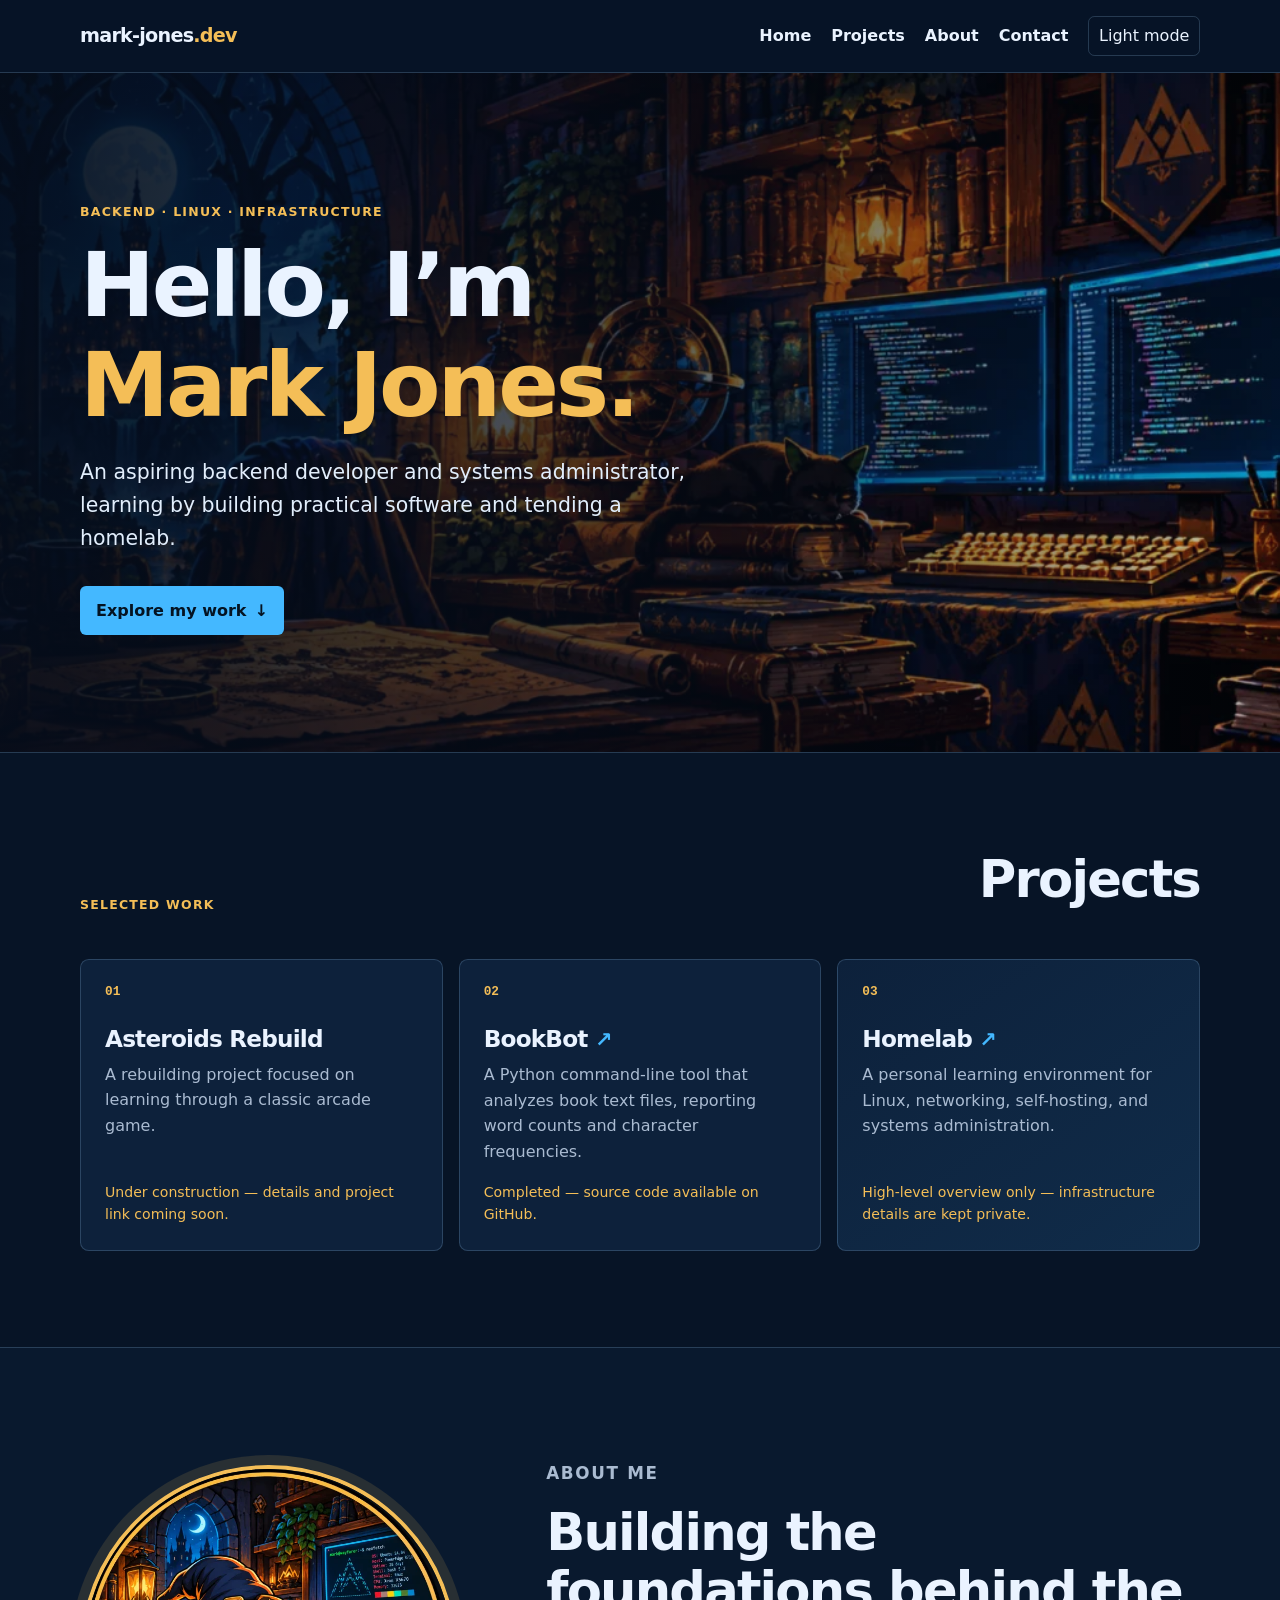
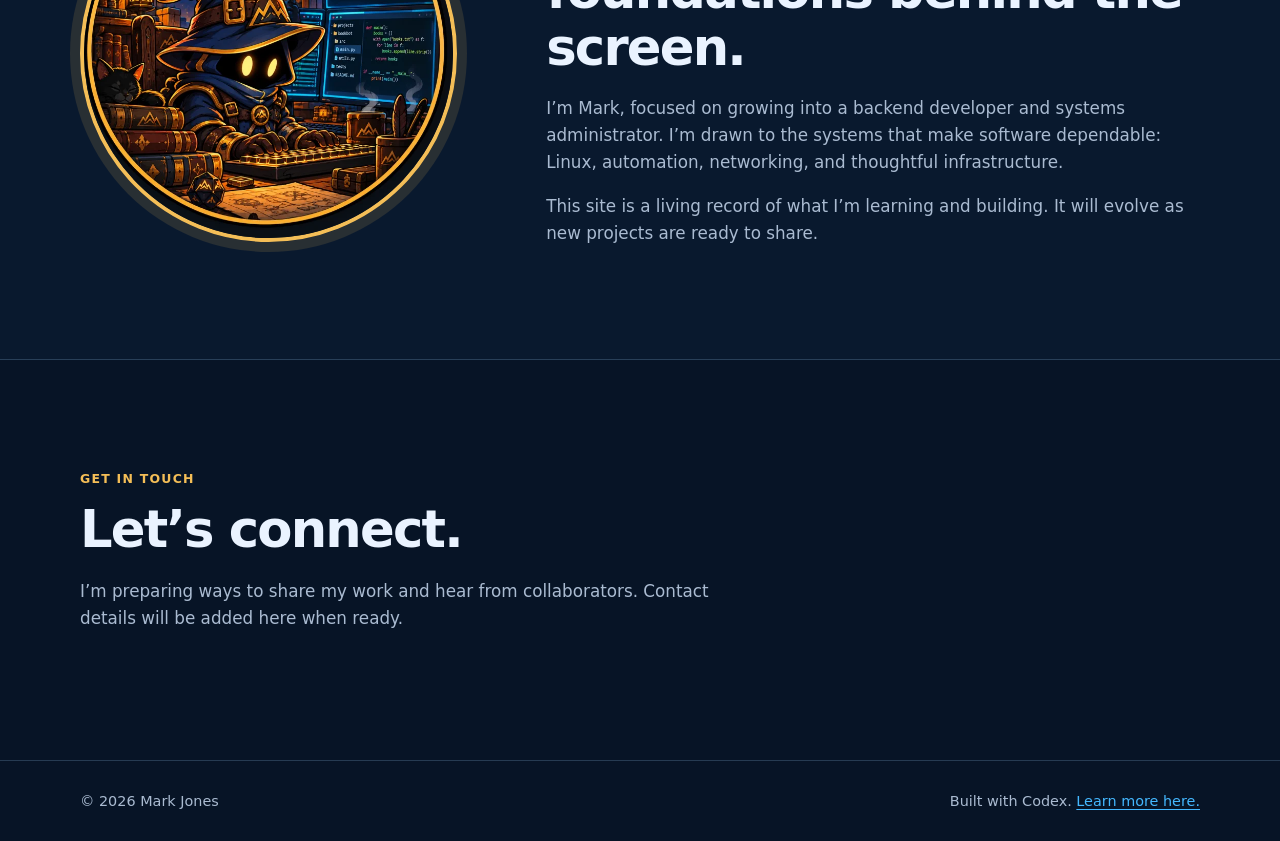
<file: index.html>
<!doctype html>
<html lang="en">
  <head>
    <meta charset="utf-8">
    <meta name="viewport" content="width=device-width, initial-scale=1">
    <meta name="description" content="Mark Jones — aspiring backend developer and systems administrator.">
    <title>Mark Jones | Backend & Systems</title>
    <link rel="stylesheet" href="styles.css">
    <script src="script.js" defer></script>
  </head>
  <body>
    <a class="skip-link" href="#main">Skip to content</a>
    <header class="site-header">
      <div class="container nav-wrap">
        <a class="wordmark" href="#home" aria-label="Mark Jones home">mark-jones<span>.dev</span></a>
        <button class="menu-toggle" type="button" aria-expanded="false" aria-controls="primary-nav">Menu</button>
        <nav id="primary-nav" aria-label="Primary navigation">
          <a href="#home">Home</a><a href="#projects">Projects</a><a href="#about">About</a><a href="#contact">Contact</a>
        </nav>
        <button class="theme-toggle" type="button" aria-label="Switch to light theme">Light mode</button>
      </div>
    </header>

    <main id="main">
      <section id="home" class="hero" aria-labelledby="hero-title">
        <img class="hero-art" src="assets/images/moonlit-wizard-study.webp" width="1600" height="533" alt="A moonlit wizard's study with glowing computer screens.">
        <div class="hero-shade"></div>
        <div class="container hero-content">
          <p class="eyebrow">Backend · Linux · Infrastructure</p>
          <h1 id="hero-title">Hello, I’m <span>Mark Jones.</span></h1>
          <p class="hero-copy">An aspiring backend developer and systems administrator, learning by building practical software and tending a homelab.</p>
          <a class="button" href="#projects">Explore my work <span aria-hidden="true">↓</span></a>
        </div>
      </section>

      <section id="projects" class="section container" aria-labelledby="projects-title">
        <div class="section-heading"><p class="eyebrow">Selected work</p><h2 id="projects-title">Projects</h2></div>
        <div class="project-grid">
          <article class="project-card"><div class="project-number">01</div><h3>Asteroids Rebuild</h3><p>A rebuilding project focused on learning through a classic arcade game.</p><p class="status">Under construction — details and project link coming soon.</p></article>
          <article class="project-card"><div class="project-number">02</div><h3><a class="project-link" href="https://github.com/1m1w1j1/bookbot">BookBot <span aria-hidden="true">↗</span></a></h3><p>A Python command-line tool that analyzes book text files, reporting word counts and character frequencies.</p><p class="status">Completed — source code available on GitHub.</p></article>
          <article class="project-card featured"><div class="project-number">03</div><h3><a class="project-link" href="homelab.html">Homelab <span aria-hidden="true">↗</span></a></h3><p>A personal learning environment for Linux, networking, self-hosting, and systems administration.</p><p class="status">High-level overview only — infrastructure details are kept private.</p></article>
        </div>
      </section>

      <section id="about" class="section about-section">
        <div class="container about-grid">
          <figure class="avatar-frame"><img src="assets/images/wizard-coder-avatar.webp" width="720" height="720" alt="Illustrated wizard programming at a keyboard."></figure>
          <div><p class="eyebrow">About me</p><h2>Building the foundations behind the screen.</h2><p>I’m Mark, focused on growing into a backend developer and systems administrator. I’m drawn to the systems that make software dependable: Linux, automation, networking, and thoughtful infrastructure.</p><p>This site is a living record of what I’m learning and building. It will evolve as new projects are ready to share.</p></div>
        </div>
      </section>

      <section id="contact" class="section container contact" aria-labelledby="contact-title">
        <p class="eyebrow">Get in touch</p><h2 id="contact-title">Let’s connect.</h2>
        <p>I’m preparing ways to share my work and hear from collaborators. Contact details will be added here when ready.</p>
      </section>
    </main>

    <footer><div class="container"><p>© <span id="year"></span> Mark Jones</p><p>Built with Codex. <a href="https://openai.com/codex/" target="_blank" rel="noopener noreferrer">Learn more here.</a></p></div></footer>
  </body>
</html>
</file>
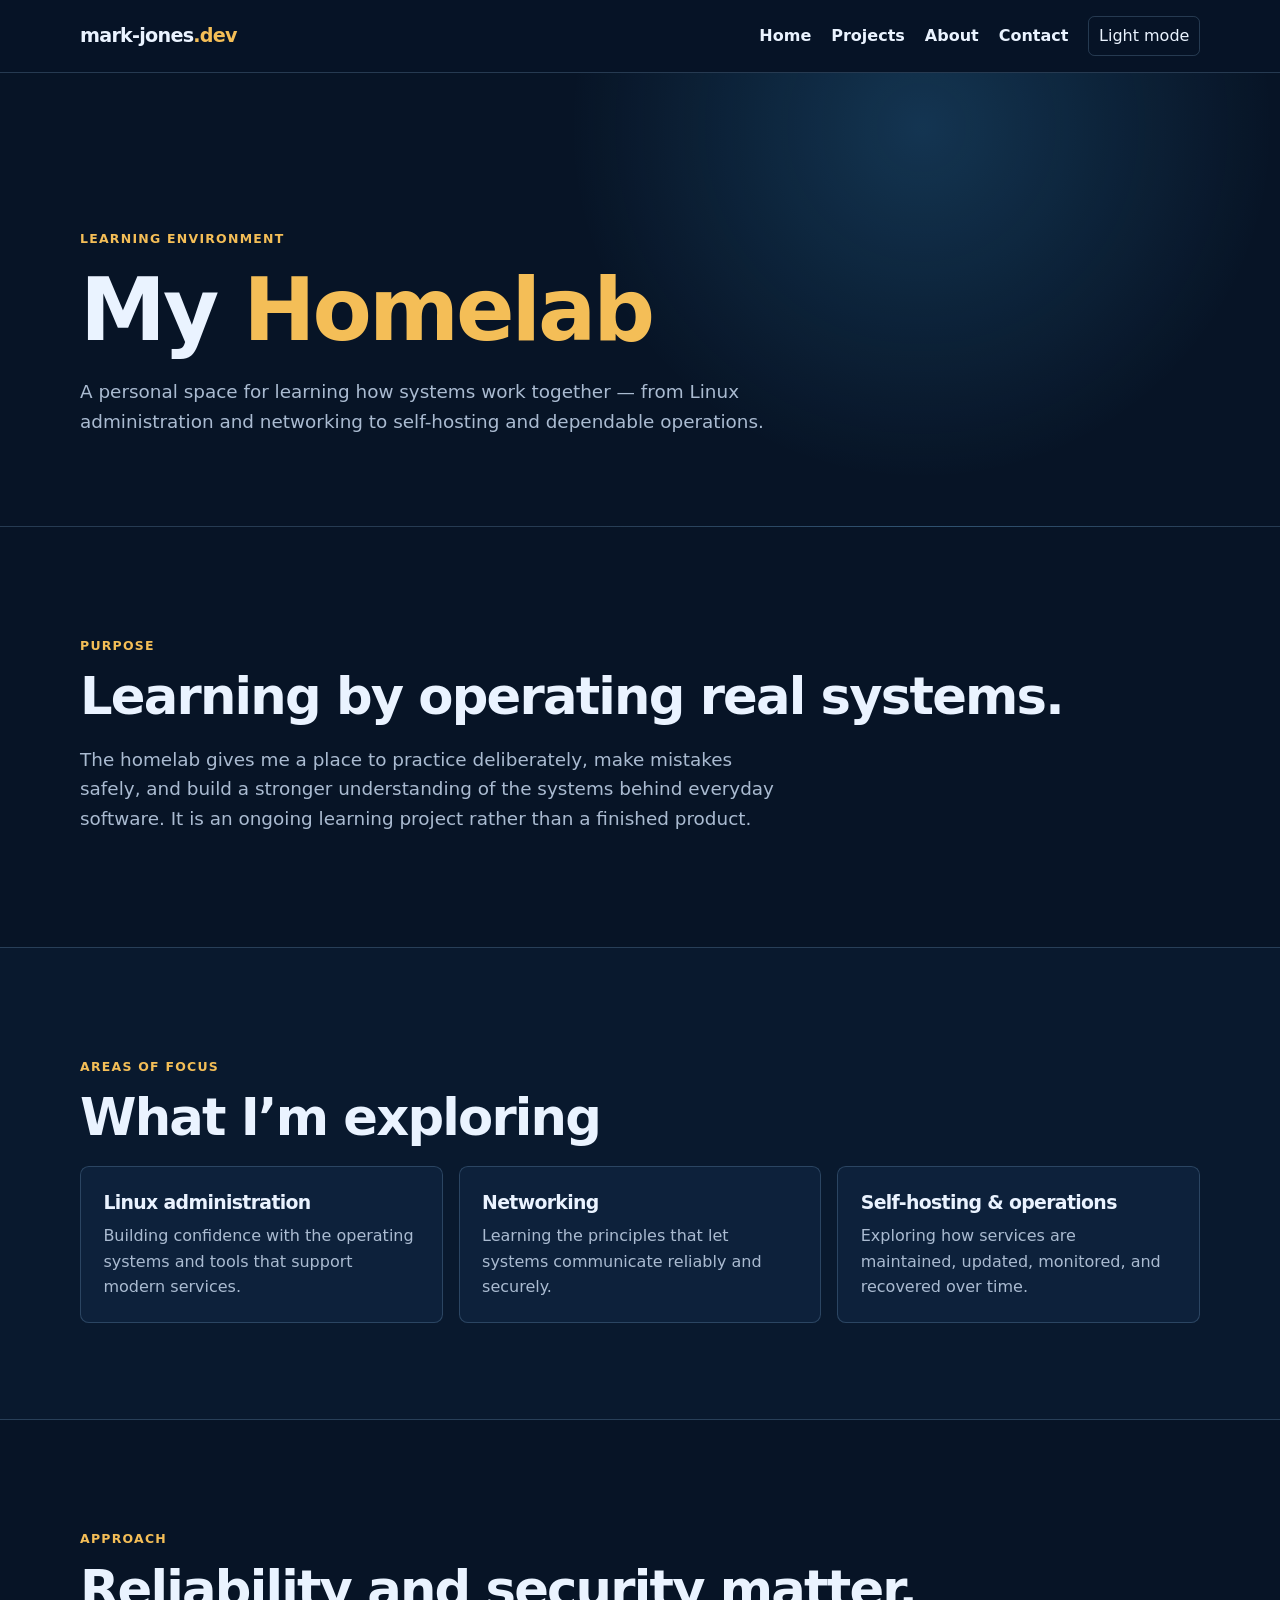
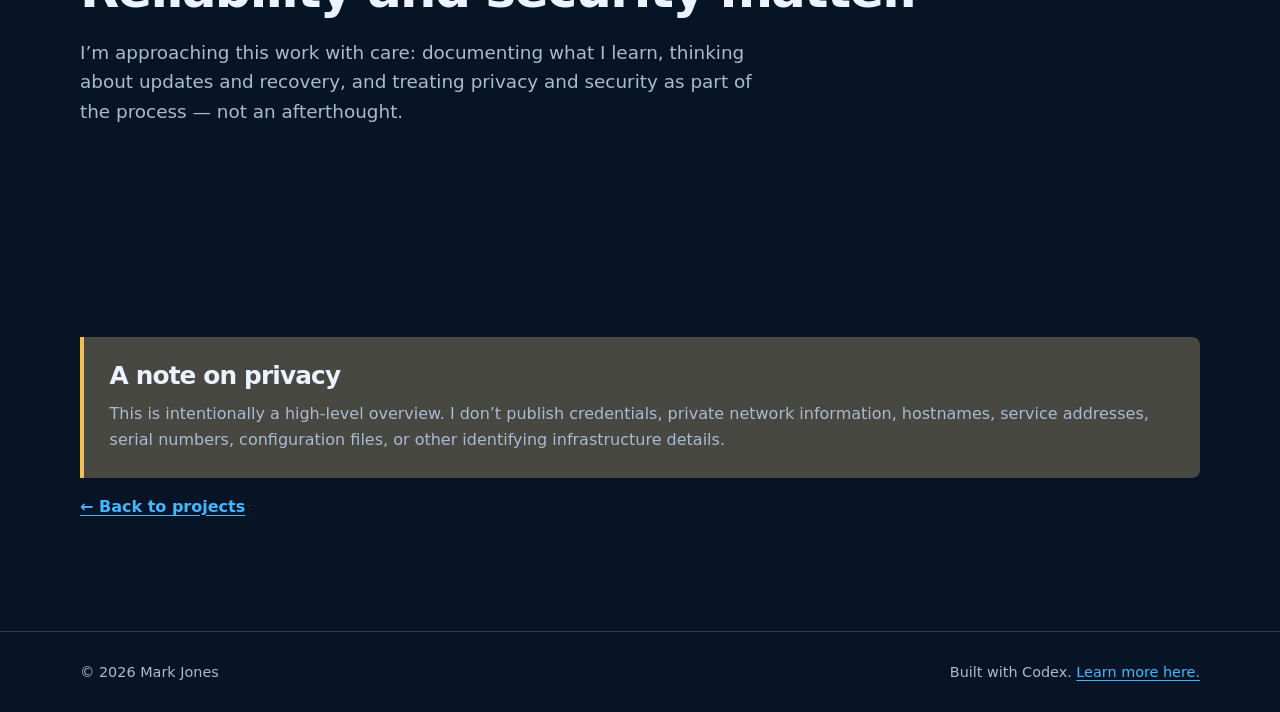
<file: homelab.html>
<!doctype html>
<html lang="en">
  <head>
    <meta charset="utf-8">
    <meta name="viewport" content="width=device-width, initial-scale=1">
    <meta name="description" content="A high-level overview of Mark Jones's homelab learning environment.">
    <title>Homelab | Mark Jones</title>
    <link rel="stylesheet" href="styles.css">
    <script src="script.js" defer></script>
  </head>
  <body>
    <a class="skip-link" href="#main">Skip to content</a>
    <header class="site-header">
      <div class="container nav-wrap">
        <a class="wordmark" href="index.html" aria-label="Mark Jones home">mark-jones<span>.dev</span></a>
        <button class="menu-toggle" type="button" aria-expanded="false" aria-controls="primary-nav">Menu</button>
        <nav id="primary-nav" aria-label="Primary navigation">
          <a href="index.html#home">Home</a><a href="index.html#projects">Projects</a><a href="index.html#about">About</a><a href="index.html#contact">Contact</a>
        </nav>
        <button class="theme-toggle" type="button" aria-label="Switch to light theme">Light mode</button>
      </div>
    </header>

    <main id="main">
      <section class="page-hero" aria-labelledby="page-title">
        <div class="container">
          <p class="eyebrow">Learning environment</p>
          <h1 id="page-title">My <span>Homelab</span></h1>
          <p class="page-lead">A personal space for learning how systems work together — from Linux administration and networking to self-hosting and dependable operations.</p>
        </div>
      </section>

      <section class="section container" aria-labelledby="purpose-title">
        <p class="eyebrow">Purpose</p>
        <h2 id="purpose-title">Learning by operating real systems.</h2>
        <p class="page-lead">The homelab gives me a place to practice deliberately, make mistakes safely, and build a stronger understanding of the systems behind everyday software. It is an ongoing learning project rather than a finished product.</p>
      </section>

      <section class="section about-section" aria-labelledby="focus-title">
        <div class="container">
          <p class="eyebrow">Areas of focus</p>
          <h2 id="focus-title">What I’m exploring</h2>
          <div class="focus-grid">
            <article class="focus-card"><h3>Linux administration</h3><p>Building confidence with the operating systems and tools that support modern services.</p></article>
            <article class="focus-card"><h3>Networking</h3><p>Learning the principles that let systems communicate reliably and securely.</p></article>
            <article class="focus-card"><h3>Self-hosting &amp; operations</h3><p>Exploring how services are maintained, updated, monitored, and recovered over time.</p></article>
          </div>
        </div>
      </section>

      <section class="section container" aria-labelledby="approach-title">
        <p class="eyebrow">Approach</p>
        <h2 id="approach-title">Reliability and security matter.</h2>
        <p class="page-lead">I’m approaching this work with care: documenting what I learn, thinking about updates and recovery, and treating privacy and security as part of the process — not an afterthought.</p>
      </section>

      <section class="section container" aria-labelledby="privacy-title">
        <div class="privacy-note">
          <h2 id="privacy-title">A note on privacy</h2>
          <p>This is intentionally a high-level overview. I don’t publish credentials, private network information, hostnames, service addresses, serial numbers, configuration files, or other identifying infrastructure details.</p>
        </div>
        <p><a class="back-link" href="index.html#projects">← Back to projects</a></p>
      </section>
    </main>

    <footer><div class="container"><p>© <span id="year"></span> Mark Jones</p><p>Built with Codex. <a href="https://openai.com/codex/" target="_blank" rel="noopener noreferrer">Learn more here.</a></p></div></footer>
  </body>
</html>
</file>
<file: styles.css>
:root { --bg:#071426; --surface:#0d213b; --text:#eaf3ff; --muted:#aabbd1; --blue:#44b8ff; --gold:#f4be57; --line:rgba(150,196,236,.22); color-scheme:dark; }
:root[data-theme="light"] { --bg:#f4f8fc; --surface:#fff; --text:#10213a; --muted:#50627a; --blue:#076ba8; --gold:#96650a; --line:rgba(21,62,105,.2); color-scheme:light; }
* { box-sizing:border-box; } html { scroll-behavior:smooth; } body { margin:0; background:var(--bg); color:var(--text); font:16px/1.6 system-ui,-apple-system,BlinkMacSystemFont,"Segoe UI",sans-serif; } a { color:var(--blue); text-underline-offset:.2em; } a:hover { color:var(--gold); } :focus-visible { outline:3px solid var(--gold); outline-offset:4px; } .container { width:min(1120px,calc(100% - 2.5rem)); margin:auto; } .skip-link { position:absolute; left:-999px; top:1rem; z-index:10; background:var(--gold); color:#111; padding:.55rem .8rem; } .skip-link:focus { left:1rem; }
.site-header { position:sticky; top:0; z-index:5; background:color-mix(in srgb,var(--bg) 92%,transparent); backdrop-filter:blur(12px); border-bottom:1px solid var(--line); } .nav-wrap { min-height:4.5rem; display:flex; align-items:center; gap:1.25rem; } .wordmark { color:var(--text); text-decoration:none; font-weight:800; font-size:1.2rem; letter-spacing:-.04em; margin-right:auto; } .wordmark span { color:var(--gold); } nav { display:flex; gap:1.25rem; } nav a { color:var(--text); text-decoration:none; font-weight:650; } .theme-toggle,.menu-toggle { border:1px solid var(--line); border-radius:.4rem; background:transparent; color:var(--text); font:inherit; padding:.4rem .6rem; cursor:pointer; } .menu-toggle { display:none; }
.hero { min-height:min(680px,calc(100vh - 4.5rem)); position:relative; display:grid; align-items:center; overflow:hidden; border-bottom:1px solid var(--line); } .hero-art,.hero-shade { position:absolute; inset:0; width:100%; height:100%; } .hero-art { object-fit:cover; object-position:center; } .hero-shade { background:linear-gradient(90deg,rgba(5,13,27,.94) 0%,rgba(5,13,27,.7) 45%,rgba(5,13,27,.22) 100%); } .hero-content { position:relative; padding-block:5rem; max-width:1120px; } .eyebrow { color:var(--gold); font-weight:750; letter-spacing:.1em; text-transform:uppercase; font-size:.78rem; margin:0 0:.8rem; } h1,h2,h3 { line-height:1.12; letter-spacing:-.035em; } h1 { font-size:clamp(2.8rem,7vw,5.8rem); max-width:11ch; margin:.1rem 0 1rem; } h1 span { color:var(--gold); } .hero-copy { max-width:39rem; color:#e2eefc; font-size:clamp(1.05rem,2vw,1.28rem); margin-bottom:2rem; } .button { display:inline-flex; gap:.5rem; align-items:center; background:var(--blue); color:#041322; font-weight:800; text-decoration:none; border-radius:.38rem; padding:.72rem 1rem; } .button:hover { background:var(--gold); color:#171006; }
.section { padding-block:6rem; } .section-heading { display:flex; align-items:end; justify-content:space-between; margin-bottom:2rem; } h2 { font-size:clamp(2rem,4vw,3.2rem); margin:.1rem 0 1.2rem; } .project-grid { display:grid; grid-template-columns:repeat(3,1fr); gap:1rem; } .project-card { background:var(--surface); border:1px solid var(--line); padding:1.5rem; border-radius:.55rem; min-height:250px; display:flex; flex-direction:column; } .project-card:hover { border-color:var(--blue); transform:translateY(-3px); transition:.18s ease; } .project-number { color:var(--gold); font:700 .8rem ui-monospace,SFMono-Regular,Menlo,monospace; } h3 { font-size:1.45rem; margin:1.7rem 0 .6rem; } .project-card p { color:var(--muted); margin:0; } .project-card .status { font-size:.88rem; margin-top:auto; padding-top:1rem; color:var(--gold); } .featured { background:linear-gradient(145deg,var(--surface),color-mix(in srgb,var(--surface) 70%,#17456b)); }
.project-link { color:var(--text); text-decoration:none; } .project-link span { color:var(--blue); font-size:.9em; } .project-link:hover { color:var(--blue); }
.about-section { border-block:1px solid var(--line); background:color-mix(in srgb,var(--surface) 40%,var(--bg)); } .about-grid { display:grid; grid-template-columns:minmax(220px,.72fr) 1.25fr; gap:clamp(2rem,7vw,6rem); align-items:center; } .avatar-frame { margin:0; border-radius:50%; overflow:hidden; border:4px solid var(--gold); aspect-ratio:1; box-shadow:0 0 0 10px color-mix(in srgb,var(--gold) 13%,transparent); } .avatar-frame img { width:100%; height:100%; object-fit:cover; display:block; } .about-grid p,.contact>p:last-child { color:var(--muted); max-width:62ch; font-size:1.05rem; }
.page-hero { padding:clamp(5rem,12vw,9rem) 0 4.5rem; background:radial-gradient(circle at 72% 12%,color-mix(in srgb,var(--blue) 20%,transparent),transparent 35%),var(--bg); border-bottom:1px solid var(--line); } .page-hero h1 { max-width:16ch; font-size:clamp(2.8rem,7vw,5.4rem); } .page-hero h1 span { color:var(--gold); } .page-lead { max-width:44rem; color:var(--muted); font-size:1.15rem; } .focus-grid { display:grid; grid-template-columns:repeat(3,1fr); gap:1rem; } .focus-card { padding:1.4rem; border:1px solid var(--line); border-radius:.55rem; background:var(--surface); } .focus-card h3 { margin:.2rem 0 .6rem; font-size:1.18rem; } .focus-card p { color:var(--muted); margin:0; } .privacy-note { padding:1.6rem; border-left:4px solid var(--gold); background:color-mix(in srgb,var(--surface) 75%,var(--gold)); border-radius:0 .5rem .5rem 0; } .privacy-note h2 { font-size:1.55rem; margin:0 0 .7rem; } .privacy-note p { margin:.5rem 0 0; color:var(--muted); } .back-link { font-weight:700; }
.contact { padding-bottom:7rem; } footer { border-top:1px solid var(--line); color:var(--muted); font-size:.9rem; } footer .container { min-height:5rem; display:flex; justify-content:space-between; align-items:center; gap:1rem; } footer p { margin:0; }
@media (max-width:700px) { .menu-toggle { display:block; } nav { display:none; position:absolute; top:4.5rem; left:0; right:0; padding:1rem 1.25rem; background:var(--bg); border-bottom:1px solid var(--line); flex-direction:column; } nav.open { display:flex; } .theme-toggle { margin-left:0; } .hero { min-height:580px; } .hero-shade { background:linear-gradient(90deg,rgba(5,13,27,.92),rgba(5,13,27,.5)); } .project-grid,.about-grid,.focus-grid { grid-template-columns:1fr; } .avatar-frame { width:min(280px,72vw); } footer .container { padding-block:1rem; align-items:flex-start; flex-direction:column; } }
@media (prefers-reduced-motion:reduce) { html { scroll-behavior:auto; } .project-card:hover { transform:none; transition:none; } }
</file>
